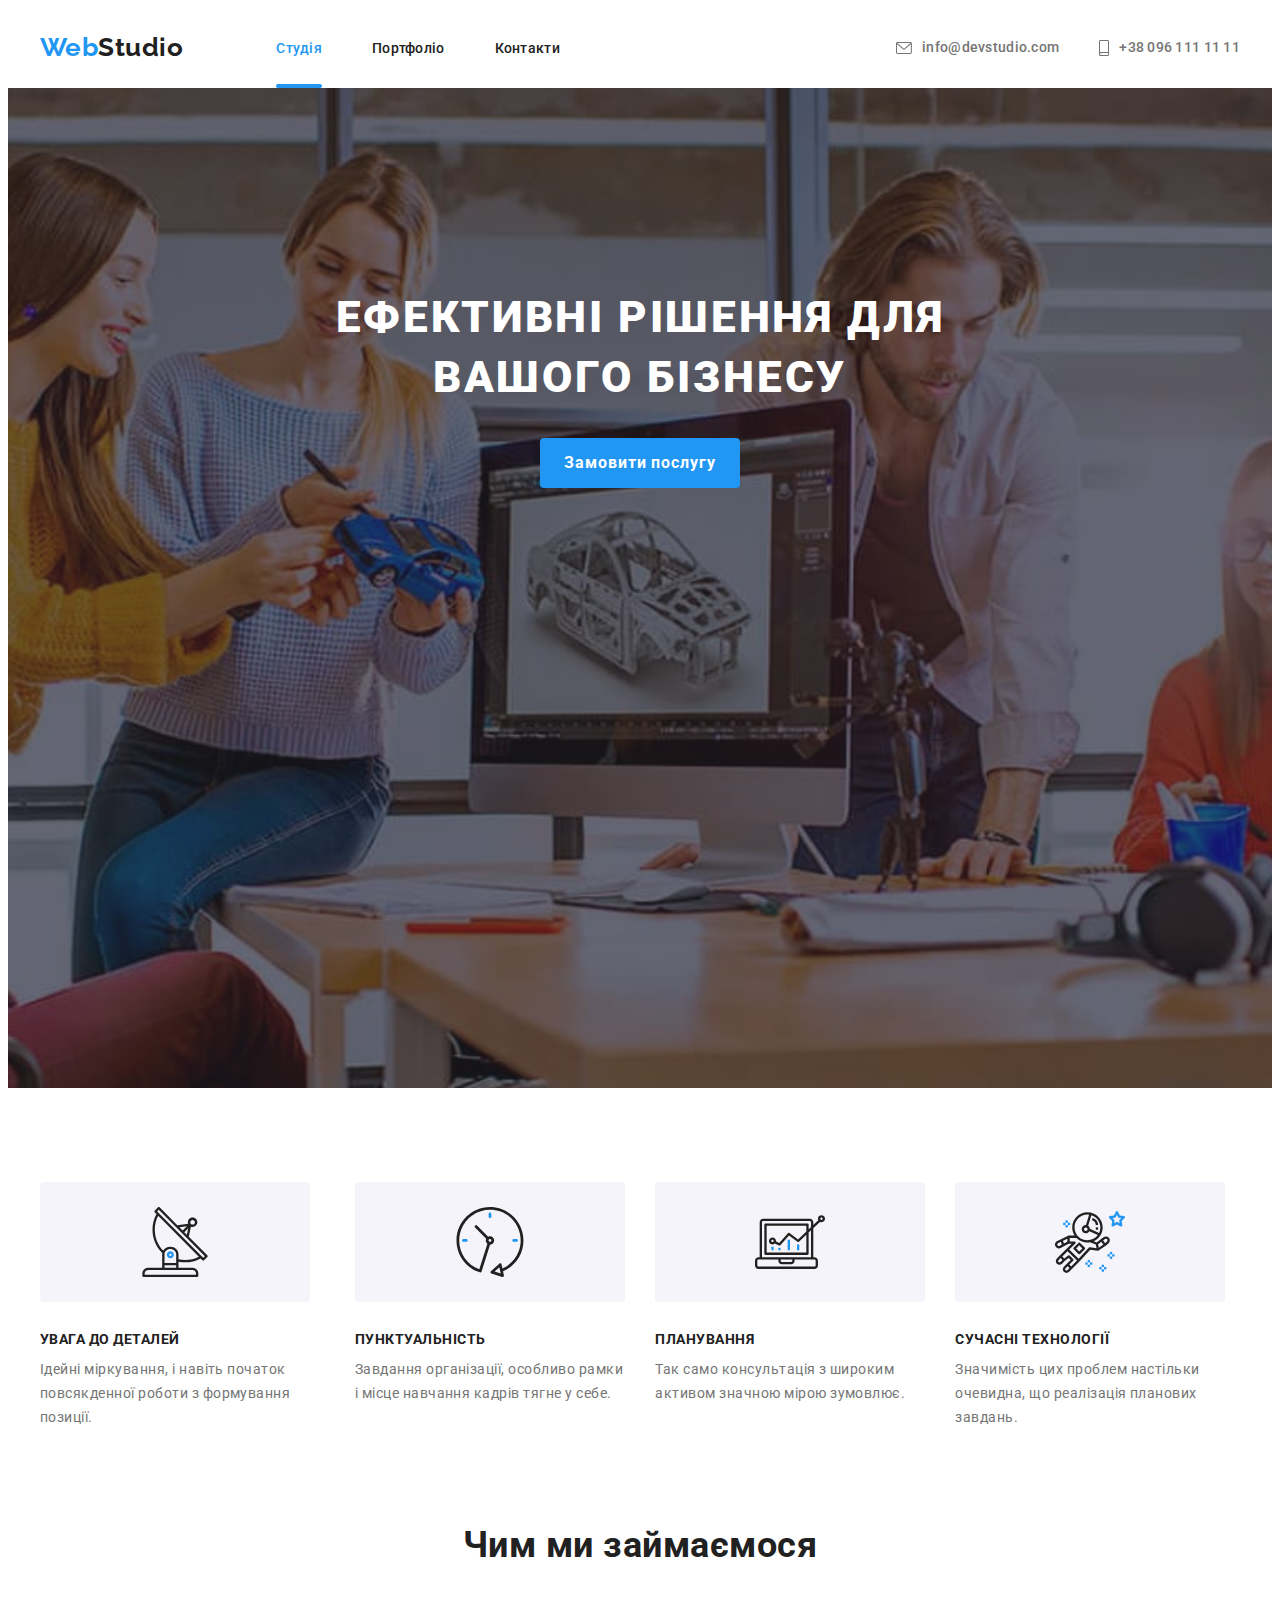
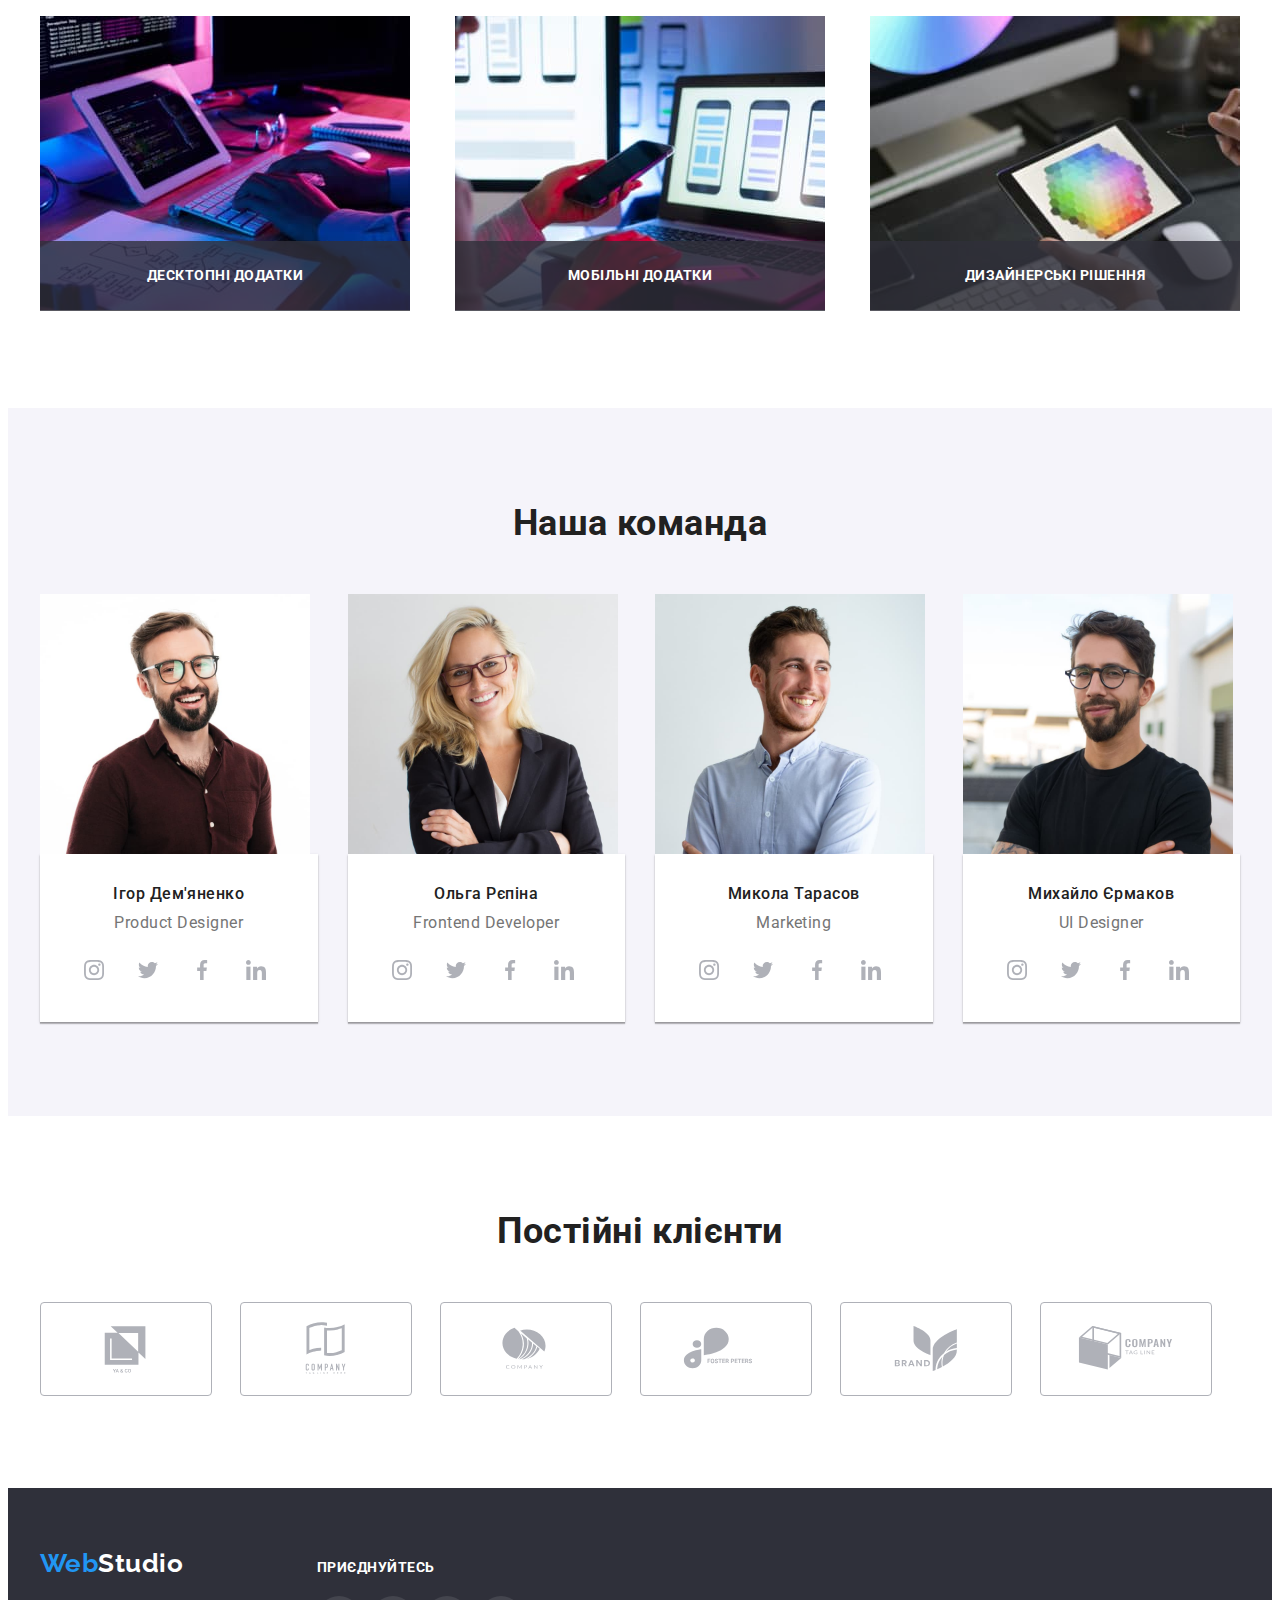
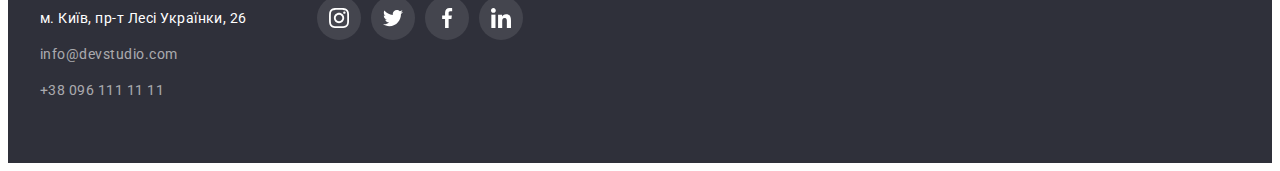
<file: index.html>
<!DOCTYPE html>
<html lang="uk">
  <head>
    <meta charset="UTF-8" />
    <meta http-equiv="X-UA-Compatible" content="IE=edge" />
    <meta name="viewport" content="width=device-width, initial-scale=1.0" />
    <title>WebStudio</title>
    <link href="https://fonts.googleapis.com/css2?family=Raleway:wght@700&family=Roboto:wght@400;500;700;900&display=swap" rel="stylesheet" />
    <link
      rel="stylesheet"
      href="https://cdnjs.cloudflare.com/ajax/libs/modern-normalize/1.1.0/modern-normalize.min.css"
      integrity="sha512-wpPYUAdjBVSE4KJnH1VR1HeZfpl1ub8YT/NKx4PuQ5NmX2tKuGu6U/JRp5y+Y8XG2tV+wKQpNHVUX03MfMFn9Q=="
      crossorigin="anonymous"
      referrerpolicy="no-referrer"
    />
    <link rel="stylesheet" href="./css/style.css" />
  </head>

  <body>
    <header class="header">
      <div class="container">
        <div class="header-container">
          <nav class="flex-container">
            <a lang="en" href="./index.html" class="logo">Web<span class="logo-sec-h">Studio</span></a>
            <ul class="nav list">
              <li><a class="nav-link current" href="./index.html">Студія</a></li>
              <li><a class="nav-link" href="./portfolio.html">Портфоліо</a></li>
              <li><a class="nav-link" href="#">Контакти</a></li>
            </ul>
          </nav>
          <ul class="nav-contact list">
            <li>
              <a class="contact-header" lang="en" href="mailto:info@devstudio.com">
                <svg width="16" height="12" class="mail">
                  <use href="./images/icons.svg#icon-envelope"></use>
                </svg>
                info@devstudio.com</a
              >
            </li>
            <li>
              <a class="contact-header" href="tel:+30961111111">
                <svg width="10" height="16" class="smartph">
                  <use href="./images/icons.svg#icon-phone"></use>
                </svg>
                +38 096 111 11 11
              </a>
            </li>
          </ul>
        </div>
      </div>
    </header>
    <main>
      <section class="hero overlay">
        <h1 class="hero-title">
          Ефективні рішення для <br />
          вашого бізнесу
        </h1>
        <div class="button-hero">
          <button class="button" type="button" data-modal-open>Замовити послугу</button>
        </div>
      </section>

      <section class="features section">
        <div class="container">
          <h2 class="visually-hidden">Наші переваги</h2>
          <ul class="sub-section list">
            <li class="features-card">
              <div class="fuatures-icons">
                <svg width="70" height="70">
                  <use href="./images/icons.svg#icon-antenna-1"></use>
                </svg>
              </div>
              <h3 class="features-caption">Увага до деталей</h3>
              <p class="features-sub">Ідейні міркування, і навіть початок повсякденної роботи з формування позиції.</p>
            </li>
            <li class="features-card">
              <div class="fuatures-icons">
                <svg width="70" height="70">
                  <use href="./images/icons.svg#icon-clock-1"></use>
                </svg>
              </div>
              <h3 class="features-caption">Пунктуальність</h3>
              <p class="features-sub">Завдання організації, особливо рамки і місце навчання кадрів тягне у себе.</p>
            </li>
            <li class="features-card">
              <div class="fuatures-icons">
                <svg width="70" height="70">
                  <use href="./images/icons.svg#icon-diagram-1"></use>
                </svg>
              </div>
              <h3 class="features-caption">Планування</h3>
              <p class="features-sub">Так само консультація з широким активом значною мірою зумовлює.</p>
            </li>
            <li class="features-card">
              <div class="fuatures-icons">
                <svg width="70" height="70">
                  <use href="./images/icons.svg#icon-astronaut-1"></use>
                </svg>
              </div>
              <h3 class="features-caption">Сучасні технології</h3>
              <p class="features-sub">Значимість цих проблем настільки очевидна, що реалізація планових завдань.</p>
            </li>
          </ul>
        </div>
      </section>

      <section class="works">
        <div class="container">
          <h2 class="works-title">Чим ми займаємося</h2>
          <ul class="work list">
            <li class="position">
              <img src="./images/tablet_and_keybord.jpg" alt="Руки набирають текст на планшеті за допомогою стаціонарної клавіатури" width="370" height="294" />
              <p class="work-cards">Десктопні додатки</p>
            </li>

            <li class="position">
              <img src="./images/smarthon_and_laptop.jpg" alt="Людина тримає телефон одночасно працюючи на ноутбуці" width="370" />
              <p class="work-cards">Мобільні додатки</p>
            </li>

            <li class="position">
              <img src="./images/tablet.jpg" alt="Людина працює в програмі на планшеті" width="370" />
              <p class="work-cards">Дизайнерські рішення</p>
            </li>
          </ul>
        </div>
      </section>
      <section class="staff section">
        <div class="container">
          <h2 class="staff-title">Наша команда</h2>
          <ul class="staff-sec list">
            <li class="staff-cards">
              <img src="./images/ihor.jpg" alt="Хлопець в окулярах посміхається" width="270" />
              <div class="staff-text">
                <h3 class="staff-caption">Ігор Дем'яненко</h3>
                <p class="staff-sub">Product Designer</p>
                <ul class="social-list">
                  <li class="social-items">
                    <a class="social-links" href="#">
                      <svg class="social-icons" width="20" height="20">
                        <use href="./images/icons.svg#icon-instagram-2"></use>
                      </svg>
                    </a>
                  </li>
                  <li class="social-items">
                    <a class="social-links" href="#">
                      <svg class="social-icons" width="20" height="20">
                        <use href="./images/icons.svg#icon-twitter-1"></use>
                      </svg>
                    </a>
                  </li>
                  <li class="social-items">
                    <a class="social-links" href="#">
                      <svg class="social-icons" width="20" height="20">
                        <use href="./images/icons.svg#icon-facebook-1"></use>
                      </svg>
                    </a>
                  </li>
                  <li class="social-items">
                    <a class="social-links" href="#">
                      <svg class="social-icons" width="20" height="20">
                        <use href="./images/icons.svg#icon-linkedin-1"></use>
                      </svg>
                    </a>
                  </li>
                </ul>
              </div>
            </li>
            <li class="staff-cards">
              <img src="./images/olga.jpg" alt="Молода жінка в окулярах посміхається" width="270" />
              <div class="staff-text">
                <h3 class="staff-caption">Ольга Рєпіна</h3>
                <p class="staff-sub">Frontend Developer</p>
                <ul class="social-list">
                  <li class="social-items">
                    <a class="social-links" href="#">
                      <svg class="social-icons" width="20" height="20">
                        <use href="./images/icons.svg#icon-instagram-2"></use>
                      </svg>
                    </a>
                  </li>
                  <li class="social-items">
                    <a class="social-links" href="#">
                      <svg class="social-icons" width="20" height="20">
                        <use href="./images/icons.svg#icon-twitter-1"></use>
                      </svg>
                    </a>
                  </li>
                  <li class="social-items">
                    <a class="social-links" href="#">
                      <svg class="social-icons" width="20" height="20">
                        <use href="./images/icons.svg#icon-facebook-1"></use>
                      </svg>
                    </a>
                  </li>
                  <li class="social-items">
                    <a class="social-links" href="#">
                      <svg class="social-icons" width="20" height="20">
                        <use href="./images/icons.svg#icon-linkedin-1"></use>
                      </svg>
                    </a>
                  </li>
                </ul>
              </div>
            </li>
            <li class="staff-cards">
              <img src="./images/mukola.jpg" alt="Хлопець посміхається дивлячись у сторону" width="270" />
              <div class="staff-text">
                <h3 class="staff-caption">Микола Тарасов</h3>
                <p class="staff-sub">Marketing</p>
                <ul class="social-list">
                  <li class="social-items">
                    <a class="social-links" href="#">
                      <svg class="social-icons" width="20" height="20">
                        <use href="./images/icons.svg#icon-instagram-2"></use>
                      </svg>
                    </a>
                  </li>
                  <li class="social-items">
                    <a class="social-links" href="#">
                      <svg class="social-icons" width="20" height="20">
                        <use href="./images/icons.svg#icon-twitter-1"></use>
                      </svg>
                    </a>
                  </li>
                  <li class="social-items">
                    <a class="social-links" href="#">
                      <svg class="social-icons" width="20" height="20">
                        <use href="./images/icons.svg#icon-facebook-1"></use>
                      </svg>
                    </a>
                  </li>
                  <li class="social-items">
                    <a class="social-links" href="#">
                      <svg class="social-icons" width="20" height="20">
                        <use href="./images/icons.svg#icon-linkedin-1"></use>
                      </svg>
                    </a>
                  </li>
                </ul>
              </div>
            </li>
            <li class="staff-cards">
              <img src="./images/myhal.jpg" alt="Хлопець в окулярах зі складеними руками посміхається у камеру" width="270" />
              <div class="staff-text">
                <h3 class="staff-caption">Михайло Єрмаков</h3>
                <p class="staff-sub">UI Designer</p>
                <ul class="social-list">
                  <li class="social-items">
                    <a class="social-links" href="#">
                      <svg class="social-icons" width="20" height="20">
                        <use href="./images/icons.svg#icon-instagram-2"></use>
                      </svg>
                    </a>
                  </li>
                  <li class="social-items">
                    <a class="social-links" href="#">
                      <svg class="social-icons" width="20" height="20">
                        <use href="./images/icons.svg#icon-twitter-1"></use>
                      </svg>
                    </a>
                  </li>
                  <li class="social-items">
                    <a class="social-links" href="#">
                      <svg class="social-icons" width="20" height="20">
                        <use href="./images/icons.svg#icon-facebook-1"></use>
                      </svg>
                    </a>
                  </li>
                  <li class="social-items">
                    <a class="social-links" href="#">
                      <svg class="social-icons" width="20" height="20">
                        <use href="./images/icons.svg#icon-linkedin-1"></use>
                      </svg>
                    </a>
                  </li>
                </ul>
              </div>
            </li>
          </ul>
        </div>
      </section>
      <section class="clients section">
        <div class="container">
          <h2 class="clients-title">Постійні клієнти</h2>
          <ul class="clients-list">
            <li class="clients-items">
              <a class="clients-link" href="#">
                <svg width="106" height="60">
                  <use href="./images/icons.svg#icon-ya-and-co-1"></use>
                </svg>
              </a>
            </li>
            <li class="clients-items">
              <a class="clients-link" href="#">
                <svg width="106" height="60">
                  <use href="./images/icons.svg#icon-company-taglinehere-1"></use>
                </svg>
              </a>
            </li>
            <li class="clients-items">
              <a class="clients-link" href="#">
                <svg width="106" height="60">
                  <use href="./images/icons.svg#icon-company-1"></use>
                </svg>
              </a>
            </li>
            <li class="clients-items">
              <a class="clients-link" href="#">
                <svg width="106" height="60">
                  <use href="./images/icons.svg#icon-foster-peters-1"></use>
                </svg>
              </a>
            </li>
            <li class="clients-items">
              <a class="clients-link" href="#">
                <svg width="106" height="60">
                  <use href="./images/icons.svg#icon-brand-1"></use>
                </svg>
              </a>
            </li>
            <li class="clients-items">
              <a class="clients-link" href="#">
                <svg width="106" height="60">
                  <use href="./images/icons.svg#icon-company-tagline-1"></use>
                </svg>
              </a>
            </li>
          </ul>
        </div>
      </section>
    </main>
    <footer class="footer">
      <div class="container container-footer">
        <div class="logo-space">
          <a class="logo" lang="en" href="./index.html">Web<span class="logo-sec-f">Studio</span></a>
          <address class="address">
            <ul class="list">
              <li class="footer-link">
                <a href="https://goo.gl/maps/CPtrU1FHBa2aNyZL9" target="_blank" rel="noopener noreferrer nofollow" class="footer-address">м. Київ, пр-т Лесі Українки, 26</a>
              </li>
              <li class="footer-link">
                <a lang="en" href="mailto:info@devstudio.com" class="footer-contact">info@devstudio.com</a>
              </li>
              <li>
                <a href="tel:+380961111111" class="footer-contact">+38 096 111 11 11</a>
              </li>
            </ul>
          </address>
        </div>
        <div class="our-socials">
          <p class="our-socials-p">приєднуйтесь</p>
          <ul class="social-list">
            <li class="social-items">
              <a class="social-links-footer" href="#">
                <svg class="social-icons" width="20" height="20">
                  <use href="./images/icons.svg#icon-instagram-2"></use>
                </svg>
              </a>
            </li>
            <li class="social-items">
              <a class="social-links-footer" href="#">
                <svg class="social-icons" width="20" height="20">
                  <use href="./images/icons.svg#icon-twitter-1"></use>
                </svg>
              </a>
            </li>
            <li class="social-items">
              <a class="social-links-footer" href="#">
                <svg class="social-icons" width="20" height="20">
                  <use href="./images/icons.svg#icon-facebook-1"></use>
                </svg>
              </a>
            </li>
            <li class="social-items">
              <a class="social-links-footer" href="#">
                <svg class="social-icons-footer" width="20" height="20">
                  <use href="./images/icons.svg#icon-linkedin-1"></use>
                </svg>
              </a>
            </li>
          </ul>
        </div>
      </div>
    </footer>

    <div class="backdrop is-hidden" data-modal>
      <div class="modal">
        <button type="button" data-modal-close class="closed">
          <svg width="18" height="18">
            <use href="./images/icons.svg#icon-close-black-18dp-2-1-1"></use>
          </svg>
        </button>
      </div>
    </div>

    <script src="./js/modal.js"></script>
  </body>
</html>
</file>
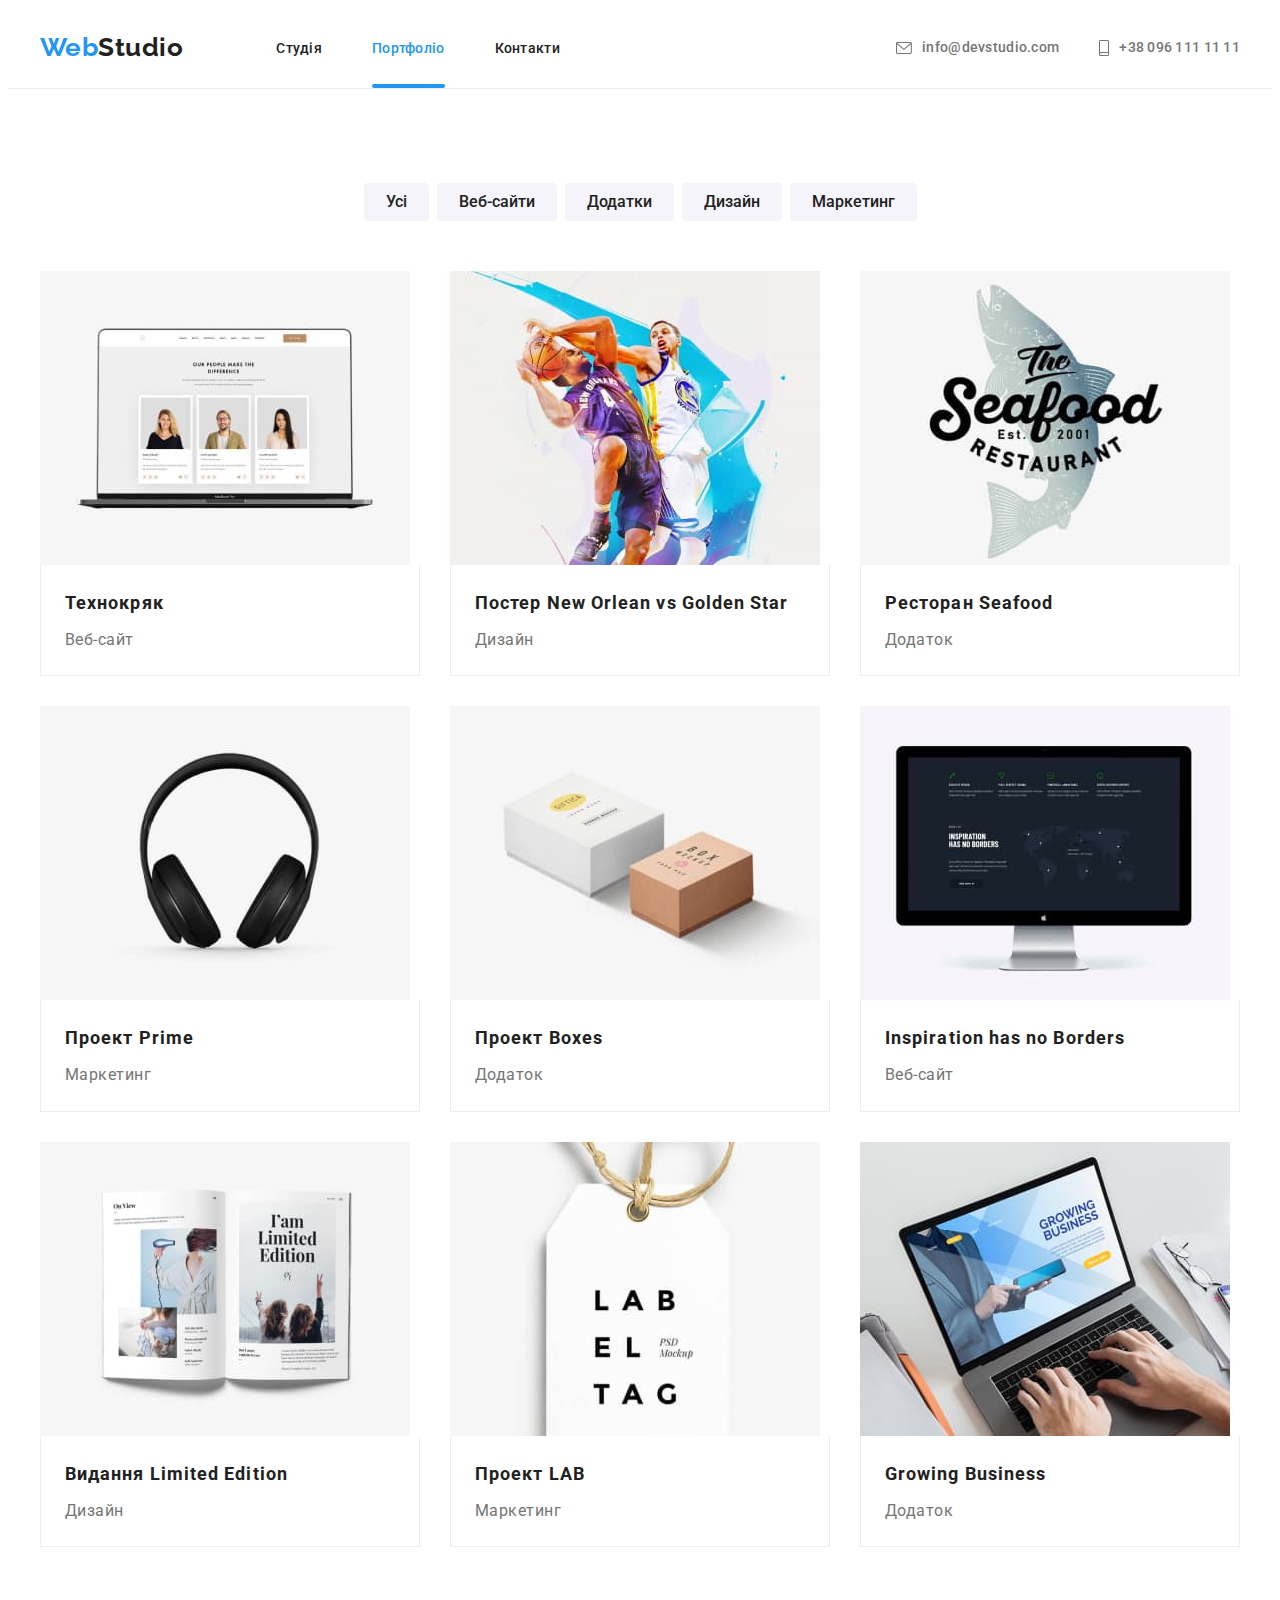
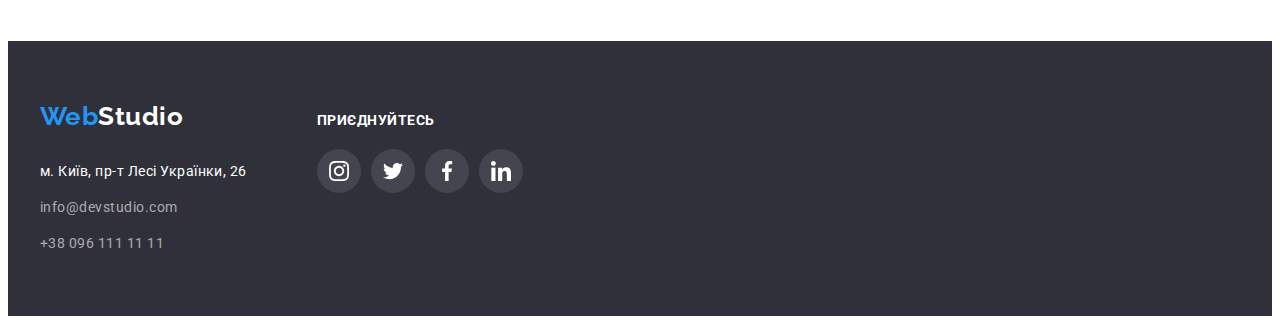
<file: portfolio.html>
<!DOCTYPE html>
<html lang="uk">
  <head>
    <meta charset="UTF-8" />
    <meta http-equiv="X-UA-Compatible" content="IE=edge" />
    <meta name="viewport" content="width=device-width, initial-scale=1.0" />
    <title>Портфоліо</title>
    <link rel="stylesheet" href="https://fonts.googleapis.com/css2?family=Raleway:wght@700&family=Roboto:wght@400;500;700;900&display=swap" />
    <link
      rel="stylesheet"
      href="https://cdnjs.cloudflare.com/ajax/libs/modern-normalize/1.1.0/modern-normalize.min.css"
      integrity="sha512-wpPYUAdjBVSE4KJnH1VR1HeZfpl1ub8YT/NKx4PuQ5NmX2tKuGu6U/JRp5y+Y8XG2tV+wKQpNHVUX03MfMFn9Q=="
      crossorigin="anonymous"
      referrerpolicy="no-referrer"
    />
    <link rel="stylesheet" href="./css/style.css" />
  </head>
  <body>
    <header class="portfolio header">
      <div class="container">
        <div class="header-container">
          <nav class="flex-container">
            <a lang="en" href="./index.html" class="logo">Web<span class="logo-sec-h">Studio</span></a>
            <ul class="nav list">
              <li><a class="nav-link" href="./index.html">Студія</a></li>
              <li><a class="nav-link current" href="./portfolio.html">Портфоліо</a></li>
              <li><a class="nav-link" href="#">Контакти</a></li>
            </ul>
          </nav>
          <ul class="nav-contact list">
            <li>
              <a class="contact-header" lang="en" href="mailto:info@devstudio.com">
                <svg width="16" height="12" class="mail">
                  <use href="./images/icons.svg#icon-envelope"></use>
                </svg>
                info@devstudio.com</a
              >
            </li>
            <li>
              <a class="contact-header" href="tel:+30961111111">
                <svg width="10" height="16" class="smartph">
                  <use href="./images/icons.svg#icon-phone"></use>
                </svg>
                +38 096 111 11 11
              </a>
            </li>
          </ul>
        </div>
      </div>
    </header>

    <main>
      <section class="main section">
        <div class="container">
          <h1 class="visually-hidden">Фільтри та портфоліо</h1>
          <ul class="portfolio-button list">
            <li>
              <button type="button" class="main-button">Усі</button>
            </li>
            <li>
              <button type="button" class="main-button">Веб-сайти</button>
            </li>
            <li>
              <button type="button" class="main-button">Додатки</button>
            </li>
            <li>
              <button type="button" class="main-button">Дизайн</button>
            </li>
            <li>
              <button type="button" class="main-button">Маркетинг</button>
            </li>
          </ul>
          <ul class="portfolio list">
            <li class="portfolio-card">
              <div class="card-image-container">
                <div class="text-overlay">
                  <p>Ресурс пропонує комплексні пропозиції з різним рівнем функціоналу та сервісів. Все це дозволить відвідувачу отримати вичерпні відомості про компанію чи приватну особу.</p>
                </div>
                <img src="./images/laptop_with_persons.jpg" alt="Ноутбук з фото-картками персоналу" width="370" />
              </div>
              <div class="container-portf-text">
                <h2 class="main-title">Технокряк</h2>
                <p class="main-sub">Веб-сайт</p>
              </div>
            </li>
            <li class="portfolio-card">
              <div class="card-image-container">
                <div class="text-overlay">
                  <p>Ресурс пропонує комплексні пропозиції з різним рівнем функціоналу та сервісів. Все це дозволить відвідувачу отримати вичерпні відомості про компанію чи приватну особу.</p>
                </div>
                <img src="./images/basketball_players.jpg" alt="Хлопці, котрі грають у баскетбол" width="370" />
              </div>
              <div class="container-portf-text">
                <h2 class="main-title">Постер New Orlean vs Golden Star</h2>
                <p class="main-sub">Дизайн</p>
              </div>
            </li>
            <li class="portfolio-card">
              <div class="card-image-container">
                <div class="text-overlay">
                  <p>Ресурс пропонує комплексні пропозиції з різним рівнем функціоналу та сервісів. Все це дозволить відвідувачу отримати вичерпні відомості про компанію чи приватну особу.</p>
                </div>
                <img src="./images/fish.jpg" alt="Риба на задньому фоні з назвою ресторана на передньому фоні" width="370" />
              </div>
              <div class="container-portf-text">
                <h2 class="main-title">Ресторан Seafood</h2>
                <p class="main-sub">Додаток</p>
              </div>
            </li>
            <li class="portfolio-card">
              <div class="card-image-container">
                <div class="text-overlay">
                  <p>Ресурс пропонує комплексні пропозиції з різним рівнем функціоналу та сервісів. Все це дозволить відвідувачу отримати вичерпні відомості про компанію чи приватну особу.</p>
                </div>

                <img src="./images/headphones.jpg" alt="Накладні навушники" width="370" />
              </div>
              <div class="container-portf-text">
                <h2 class="main-title">Проект Prime</h2>
                <p class="main-sub">Маркетинг</p>
              </div>
            </li>
            <li class="portfolio-card">
              <div class="card-image-container">
                <div class="text-overlay">
                  <p>Ресурс пропонує комплексні пропозиції з різним рівнем функціоналу та сервісів. Все це дозволить відвідувачу отримати вичерпні відомості про компанію чи приватну особу.</p>
                </div>
                <img src="./images/boxes.jpg" alt="Дві коробки різних розмірів" width="370" />
              </div>
              <div class="container-portf-text">
                <h2 class="main-title">Проект Boxes</h2>
                <p class="main-sub">Додаток</p>
              </div>
            </li>
            <li class="portfolio-card">
              <div class="card-image-container">
                <div class="text-overlay">
                  <p>Ресурс пропонує комплексні пропозиції з різним рівнем функціоналу та сервісів. Все це дозволить відвідувачу отримати вичерпні відомості про компанію чи приватну особу.</p>
                </div>
                <img src="./images/the_stationary_screen.jpg" alt="Стіціонарний монітор з відкритою програмою" width="370" />
              </div>
              <div class="container-portf-text">
                <h2 class="main-title">Inspiration has no Borders</h2>
                <p class="main-sub">Веб-сайт</p>
              </div>
            </li>
            <li class="portfolio-card">
              <div class="card-image-container">
                <div class="text-overlay">
                  <p>Ресурс пропонує комплексні пропозиції з різним рівнем функціоналу та сервісів. Все це дозволить відвідувачу отримати вичерпні відомості про компанію чи приватну особу.</p>
                </div>
                <img src="./images/magazine.jpg" alt="Розгорнутий журнал за статтею" width="370" />
              </div>
              <div class="container-portf-text">
                <h2 class="main-title">Видання Limited Edition</h2>
                <p class="main-sub">Дизайн</p>
              </div>
            </li>
            <li class="portfolio-card">
              <div class="card-image-container">
                <div class="text-overlay">
                  <p>Ресурс пропонує комплексні пропозиції з різним рівнем функціоналу та сервісів. Все це дозволить відвідувачу отримати вичерпні відомості про компанію чи приватну особу.</p>
                </div>
                <img src="./images/tag.jpg" alt="Біла бірка з чорним надписом" width="370" />
              </div>
              <div class="container-portf-text">
                <h2 class="main-title">Проект LAB</h2>
                <p class="main-sub">Маркетинг</p>
              </div>
            </li>
            <li class="portfolio-card">
              <div class="card-image-container">
                <div class="text-overlay">
                  <p>Ресурс пропонує комплексні пропозиції з різним рівнем функціоналу та сервісів. Все це дозволить відвідувачу отримати вичерпні відомості про компанію чи приватну особу.</p>
                </div>
                <img src="./images/laptop_and_hands.jpg" alt="Чоловічі руки набирають текст на клавіатурі ноутбука" width="370" />
              </div>
              <div class="container-portf-text">
                <h2 class="main-title">Growing Business</h2>
                <p class="main-sub">Додаток</p>
              </div>
            </li>
          </ul>
        </div>
      </section>
    </main>

    <footer class="footer">
      <div class="container container-footer">
        <div class="logo-space">
          <a class="logo" lang="en" href="./index.html">Web<span class="logo-sec-f">Studio</span></a>
          <address class="address">
            <ul class="list">
              <li class="footer-link">
                <a href="https://goo.gl/maps/CPtrU1FHBa2aNyZL9" target="_blank" rel="noopener noreferrer nofollow" class="footer-address">м. Київ, пр-т Лесі Українки, 26</a>
              </li>
              <li class="footer-link">
                <a lang="en" href="mailto:info@devstudio.com" class="footer-contact">info@devstudio.com</a>
              </li>
              <li>
                <a href="tel:+380961111111" class="footer-contact">+38 096 111 11 11</a>
              </li>
            </ul>
          </address>
        </div>
        <div class="our-socials">
          <p class="our-socials-p">приєднуйтесь</p>
          <ul class="social-list">
            <li class="social-items">
              <a class="social-links-footer" href="#">
                <svg class="social-icons" width="20" height="20">
                  <use href="./images/icons.svg#icon-instagram-2"></use>
                </svg>
              </a>
            </li>
            <li class="social-items">
              <a class="social-links-footer" href="#">
                <svg class="social-icons" width="20" height="20">
                  <use href="./images/icons.svg#icon-twitter-1"></use>
                </svg>
              </a>
            </li>
            <li class="social-items">
              <a class="social-links-footer" href="#">
                <svg class="social-icons" width="20" height="20">
                  <use href="./images/icons.svg#icon-facebook-1"></use>
                </svg>
              </a>
            </li>
            <li class="social-items">
              <a class="social-links-footer" href="#">
                <svg class="social-icons-footer" width="20" height="20">
                  <use href="./images/icons.svg#icon-linkedin-1"></use>
                </svg>
              </a>
            </li>
          </ul>
        </div>
      </div>
    </footer>
  </body>
</html>
</file>
<file: css/style.css>
html {
  box-sizing: border-box;
}

:root {
  --color-primery: #212121;
  --color-secondary: #757575;
  --color-accent: #2196f3;
  --color-white-bgc: #ffffff;
  --color-around-black-bgc: #2f303a;
  --color-around-white-bgc: #f5f5f5;
  --color-gray-bgc: #f5f4fa;
  --color-additional: #ffffff;
  --color-additional-second: rgba(255, 255, 255, 0.6);
  --color-button-accent: #188ce8;
  --color-icons: #afb1b8;
  --color-bgc-footer-icons: rgba(255, 255, 255, 0.1);
}

body {
  background-color: var(--color-white-bgc);
  color: var(--color-primery);
  font-family: Roboto, sans-serif;
  letter-spacing: 0.03em;
}

.list {
  list-style: none;
  padding: 0;
  margin: 0;
}

.visually-hidden {
  position: absolute;
  white-space: nowrap;
  width: 1px;
  height: 1px;
  overflow: hidden;
  border: 0;
  padding: 0;
  clip: rect(0 0 0 0);
  clip-path: inset(50%);
  margin: -1px;
}

.container {
  width: 1200px;
  margin-left: auto;
  margin-right: auto;
  padding-right: 15px;
  padding-left: 15px;
}

.section {
  padding: 94px 0;
}

h1,
h2,
h3,
h4,
h5,
h6,
p {
  margin: 0;
}

ul {
  margin: 0;
  padding: 0;
  list-style-type: none;
}

/* Стилізація index.html */

/* Header */

.portfolio.header {
  border-bottom: 1px solid #ececec;
}

.header-container {
  display: flex;
  justify-content: space-between;
  align-items: center;
}
.flex-container {
  display: flex;
  align-items: center;
  flex-grow: 1;
  padding-top: 24px;
  padding-bottom: 25px;
  gap: 93px;
}

.nav.list {
  display: flex;
  justify-content: flex-start;
  align-items: center;
  gap: 50px;
}

.nav-contact {
  display: flex;
  gap: 40px;
  align-items: center;

  font-weight: 500;
  font-size: 14px;
  line-height: 1.14;
  letter-spacing: 0.02em;
  text-decoration: none;
}

.logo {
  color: var(--color-accent);
  text-decoration: none;
  font-family: raleway, sans-serif;
  font-weight: 700;
  font-size: 26px;
  line-height: 1.19;
}

.logo-sec-h {
  color: var(--color-primery);
}

.nav.list a {
  font-weight: 500;
  font-size: 14px;
  line-height: 1.14;
  letter-spacing: 0.02em;
  text-decoration: none;
}

.nav-link {
  position: relative;
  padding: 28px 0;
}

.nav-link.current {
  color: var(--color-accent);
  text-decoration: none;
}

.nav-link.current::after {
  content: '';

  position: absolute;
  bottom: -4px;
  left: 0;

  width: 100%;
  height: 4px;
  border-radius: 2px;
  background-color: var(--color-accent);
}

.nav-link {
  color: var(--color-primery);
  text-decoration: none;

  transition: color 250ms cubic-bezier(0.4, 0, 0.2, 1);
  transition: fill 250ms cubic-bezier(0.4, 0, 0.2, 1);
}

.contact-header {
  color: var(--color-secondary);
  text-decoration: none;

  display: flex;
  align-items: center;
  fill: var(--color-secondary);
  gap: 10px;

  transition: fill 250ms cubic-bezier(0.4, 0, 0.2, 1);
  transition: color 250ms cubic-bezier(0.4, 0, 0.2, 1);
}

.nav-link:hover,
.nav-link:focus,
.contact-header:hover,
.contact-header:focus {
  color: var(--color-accent);
  fill: var(--color-accent);
}

/* Section "Ефективні рішення для вашого бізнесу" */

.hero {
  background-color: var(--color-around-black-bgc);
  padding: 200px 0;

  max-width: 1600px;
}

/* Overlay */

.overlay {
  height: 600px;
  width: 100%;
  margin-left: auto;
  margin-right: auto;
  background-image: linear-gradient(to right, rgba(47, 48, 58, 0.4), rgba(47, 48, 58, 0.4)), url('../images/people.jpg');
  background-position: center;
  background-repeat: no-repeat;
  background-size: cover;
}

.hero-title {
  color: var(--color-additional);
  font-weight: 900;
  font-size: 44px;
  line-height: 1.36;
  text-align: center;
  letter-spacing: 0.06em;
  text-transform: uppercase;

  margin-bottom: 30px;
}

.button {
  color: var(--color-additional);
  background-color: var(--color-accent);
  font-family: inherit;
  font-weight: 700;
  font-size: 16px;
  line-height: 1.88;
  letter-spacing: 0.06em;
  cursor: pointer;

  padding: 10px 24px;
  border-radius: 4px;
  border: none;

  transition: background-color 250ms cubic-bezier(0.4, 0, 0.2, 1);
}

.button-hero {
  display: flex;
  justify-content: center;
}

.button:hover,
.button:focus {
  background-color: var(--color-button-accent);
}

/* Section "Наші переваги" */

.features-caption {
  font-weight: 700;
  font-size: 14px;
  line-height: 1.14;
  text-transform: uppercase;
  width: 270px;
  border-radius: 4px;

  margin-bottom: 10px;
}

.features-sub {
  color: var(--color-secondary);
  font-weight: normal;
  font-size: 14px;
  line-height: 1.71;
}

.sub-section {
  display: flex;
  justify-content: center;
  gap: 30px;
}

/* Section "Чим ми займаємося" */

.works-title {
  font-weight: 700;
  font-size: 36px;
  line-height: 1.17;
  text-align: center;

  margin-bottom: 50px;
}

.work {
  /* position: relative; */
  display: flex;
  justify-content: space-between;
  align-items: center;
  gap: 30px;

  margin-bottom: 94px;
}

/* .work-card {
  position: relative;
} */

.position {
  position: relative;
}

.work-cards {
  position: absolute;
  bottom: 3px;

  left: 0;
  min-width: 370px;
  background: rgba(47, 48, 58, 0.8);
  padding: 27px 0;
  color: var(--color-additional);
  font-weight: 700;
  font-size: 14px;
  line-height: 1.14;
  text-align: center;
  text-transform: uppercase;
}

.work-card img {
  display: block;
}

/* Section "Наша команда" */

.staff {
  background-color: var(--color-gray-bgc);
}

.staff-sec {
  display: flex;
  justify-content: space-between;
  align-items: center;
  gap: 30px;
}

.staff-cards {
  flex-basis: calc((100% - 3 * 30px) / 4);
}

.staff-sec img {
  display: block;
}

.staff-text {
  padding: 30px 70px;

  background-color: #fff;
  box-shadow: 0px 1px 3px rgba(0, 0, 0, 0.12), 0px 1px 1px rgba(0, 0, 0, 0.14), 0px 2px 1px rgba(0, 0, 0, 0.2);
}

.staff-text:nth-child(2) {
  padding: 30px 32px 30px 32px;
}

.staff-title {
  font-weight: 700;
  font-size: 36px;
  line-height: 1.17;
  text-align: center;

  margin-bottom: 50px;
}

.staff-caption {
  font-weight: 500;
  font-size: 16px;
  line-height: 1.19;
  text-align: center;

  margin-bottom: 10px;
}

.staff-sub {
  color: var(--color-secondary);
  font-weight: 400;
  font-size: 16px;
  line-height: 1.19;
  text-align: center;
  margin-bottom: 16px;
}

.fuatures-icons {
  width: 270px;
  height: 120px;
  background-color: var(--color-gray-bgc);
  margin-bottom: 30px;

  display: flex;
  align-items: center;
  justify-content: center;
  border-radius: 4px;
}

.social-list {
  display: flex;
  align-items: center;
  gap: 10px;
}

.social-items {
  width: 44px;
  height: 44px;
}

.social-links {
  width: 100%;
  height: 100%;
  display: flex;
  align-items: center;
  justify-content: center;
  border-radius: 50%;
  background-color: var(--color-additional);
  fill: var(--color-icons);

  transition: background-color 250ms cubic-bezier(0.4, 0, 0.2, 1);
  transition: fill 250ms cubic-bezier(0.4, 0, 0.2, 1);
}

.social-links:hover,
.social-links:focus {
  background-color: var(--color-accent);
  fill: var(--color-additional);
}

/* Секція "Постійні клієнти" */

.clients-title {
  font-weight: 700;
  font-size: 36px;
  line-height: 1.17;
  text-align: center;

  margin-bottom: 50px;
}

.clients-list {
  display: flex;

  align-items: center;
  gap: 30px;
}

.clients-items {
  width: 170px;
  height: 92px;
  flex-basis: calc((100%-150px) / 6);
  align-items: center;
  justify-content: center;
}

.clients-link {
  width: 100%;
  height: 100%;
  display: flex;
  align-items: center;
  justify-content: center;
  background-color: var(--color-additional);
  fill: var(--color-icons);
  border: 1px solid #afb1b8;
  border-radius: 4px;

  transition: fill 250ms cubic-bezier(0.4, 0, 0.2, 1);
  transition: border-color 250ms cubic-bezier(0.4, 0, 0.2, 1);
}

.clients-link:hover,
.clients-link:focus {
  fill: var(--color-accent);
  border-color: var(--color-accent);
}

/* Footer */

.footer {
  background-color: var(--color-around-black-bgc);
}

.logo-sec-f {
  color: var(--color-additional);
}

.logo-space {
  padding: 60px 0;
}

.address {
  font-family: 'Roboto', sans-serif;
  font-style: normal;
  font-size: 14px;
  line-height: 1.71;
  text-decoration: none;

  margin-top: 28px;
}

.footer-link {
  margin-bottom: 12px;
}

.footer-address {
  color: var(--color-additional);
  text-decoration: none;

  transition: color 250ms cubic-bezier(0.4, 0, 0.2, 1);
}

.footer-contact {
  color: var(--color-additional-second);
  text-decoration: none;

  transition: color 250ms cubic-bezier(0.4, 0, 0.2, 1);
}

.footer-address:hover,
.footer-address:focus,
.footer-contact:hover,
.footer-contact:focus {
  color: var(--color-accent);
}

.our-socials {
  width: 206px;
  height: 80px;

  padding-top: 72px;
}

.container-footer {
  display: flex;
  gap: 70px;
  align-items: baseline;
}

.our-socials-p {
  font-weight: 700;
  font-size: 14px;
  line-height: 1.14;
  text-transform: uppercase;
  color: var(--color-additional);

  margin-bottom: 20px;
}

.social-links-footer {
  width: 100%;
  height: 100%;
  display: flex;
  align-items: center;
  justify-content: center;
  border-radius: 50%;
  background-color: var(--color-bgc-footer-icons);
  fill: var(--color-additional);

  transition: background-color 250ms cubic-bezier(0.4, 0, 0.2, 1);
  transition: fill 250ms cubic-bezier(0.4, 0, 0.2, 1);
}

.social-links-footer:hover,
.social-links-footer:focus {
  background-color: var(--color-accent);
  fill: var(--color-additional);
}

/* Портфоліо */

/* Кнопки */

.portfolio-button {
  display: flex;
  justify-content: center;

  margin-bottom: 50px;
  gap: 8px;
}

.main-button {
  color: var(--color-primery);
  background-color: var(--color-gray-bgc);
  font-family: inherit;
  font-weight: 500;
  font-size: 16px;
  line-height: 1.62;
  text-align: center;

  cursor: pointer;

  padding: 6px 22px;
  border-radius: 4px;
  border: none;

  transition: color 250ms cubic-bezier(0.4, 0, 0.2, 1);
  transition: background-color 250ms cubic-bezier(0.4, 0, 0.2, 1);
}

.main-button:hover,
.main-button:focus {
  color: var(--color-white-bgc);
  background-color: var(--color-accent);
  box-shadow: 0px 3px 1px rgba(0, 0, 0, 0.1), 0px 1px 2px rgba(0, 0, 0, 0.08), 0px 2px 2px rgba(0, 0, 0, 0.12);
}

/* img */

.main-title {
  color: var(--color-primery);
  font-weight: 700;
  font-size: 18px;
  line-height: 2;
  letter-spacing: 0.06em;

  margin-bottom: 4px;
}

.main-sub {
  color: var(--color-secondary);
  font-weight: 400;
  font-size: 16px;
  line-height: 1.9;
}

.portfolio {
  display: flex;
  gap: 30px;
  flex-wrap: wrap;
}

.portfolio-card {
  flex-basis: calc((100% - 2 * 30px) / 3);
}

.portfolio-card img {
  display: block;
}

.card-image-container {
  position: relative;
  overflow: hidden;
}

.text-overlay {
  position: absolute;
  left: 0;
  bottom: 0;
  width: 100%;
  height: 294px;

  transform: translateY(100%);
  transition: transform 250ms cubic-bezier(0.4, 0, 0.2, 1);

  background: rgba(33, 150, 243, 0.9);
  color: var(--color-additional);
  font-weight: 400;
  font-size: 18px;
  line-height: 1.56;

  padding: 63px 24px;
}

.portfolio-card:hover .text-overlay,
.portfolio-card:focus .text-overlay {
  transform: translateY(0);
}

.container-portf-text {
  border: 1px solid #eeeeee;
  border-top: none;
  padding: 20px 24px;
}

.portfolio-card:hover,
.portfolio-card:focus {
  box-shadow: 0px 1px 1px rgba(0, 0, 0, 0.12), 0px 4px 4px rgba(0, 0, 0, 0.06), 1px 4px 6px rgba(0, 0, 0, 0.16);
}

/* Modal */

.backdrop {
  position: fixed;
  width: 100%;
  height: 100%;
  top: 0;
  left: 0;

  background-color: rgba(0, 0, 0, 0.2);

  opacity: 1;
  transition: opacity 250ms cubic-bezier(0.4, 0, 0.2, 1);
}

.modal {
  position: absolute;
  top: 50%;
  left: 50%;

  transform: translate(-50%, -50%) scale(1);
  transition: transform 250ms cubic-bezier(0.4, 0, 0.2, 1);

  background-color: var(--color-white-bgc);
  max-width: 528px;
  max-height: 581px;
  height: 100%;
  width: 100%;
  box-shadow: 0px 1px 3px rgba(0, 0, 0, 0.12), 0px 1px 1px rgba(0, 0, 0, 0.14), 0px 2px 1px rgba(0, 0, 0, 0.2);
  border-radius: 4px;
}

.backdrop.is-hidden {
  opacity: 0;
  /* visibility: hidden; */
  pointer-events: none;

  /* transition: opacity 250ms cubic-bezier(0.4, 0, 0.2, 1);
  overflow-y: scroll; */
}

.backdrop.is-hidden .modal {
  transform: translate(-50%, -50%) scale(0.9);
  transition: transform 250ms cubic-bezier(0.4, 0, 0.2, 1);
}

.closed {
  display: flex;
  position: absolute;
  top: 8px;
  right: 8px;
  width: 30px;
  height: 30px;
  justify-content: center;
  align-items: center;
  color: #000000;
  background-color: #ffffff;
  border-radius: 50%;
  border: 1px solid rgba(0, 0, 0, 0.1);
  cursor: pointer;

  /* opacity: 1;
  transition: opacity 250ms cubic-bezier(0.4, 0, 0.2, 1); */

  /* display: flex;
  transition: fill 250ms cubic-bezier(0.4, 0, 0.2, 1); */
}
</file>
